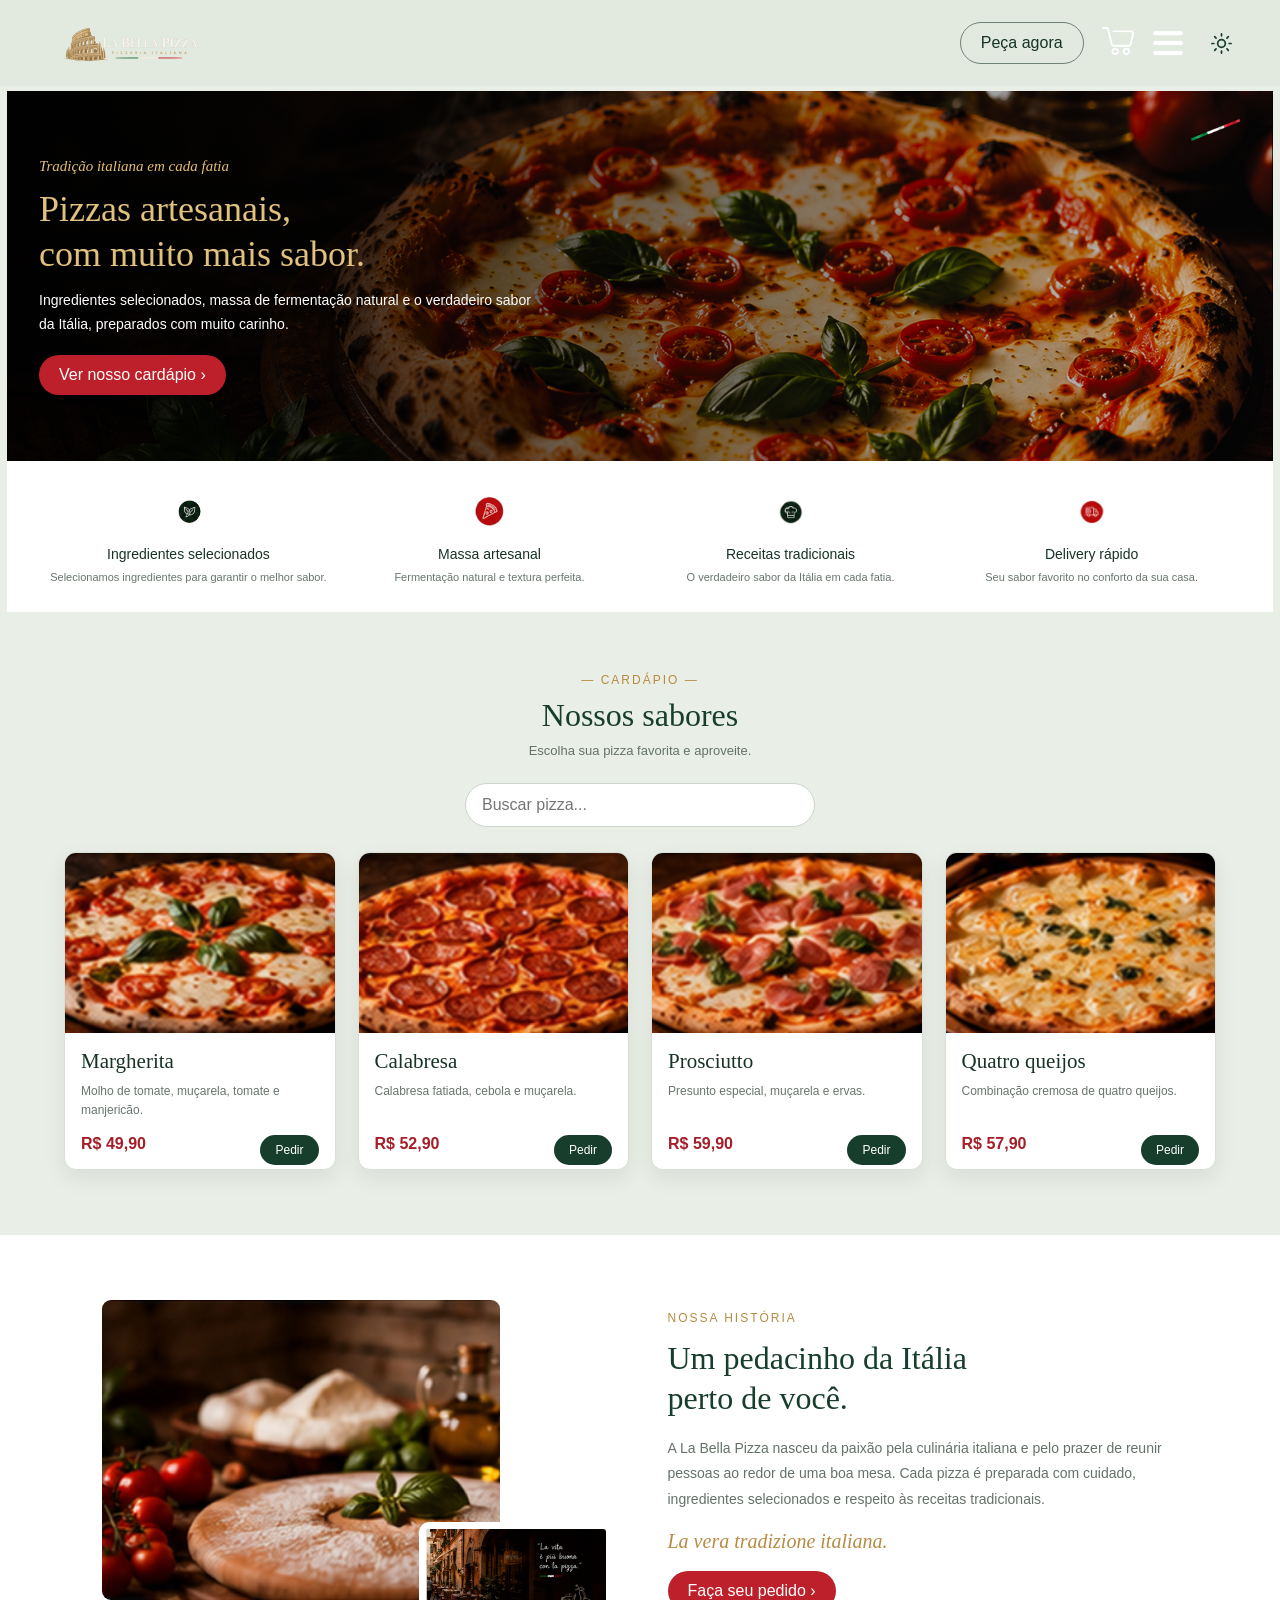
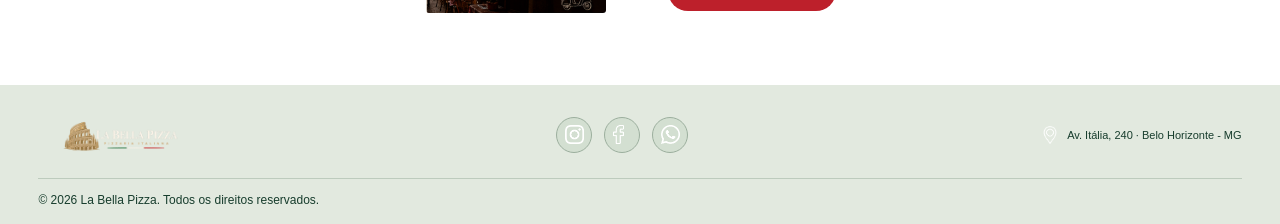
<file: index.html>
<!DOCTYPE html>
<html lang="pt-BR">
<head>
    <meta charset="UTF-8">
    <meta name="viewport" content="width=device-width, initial-scale=1.0">
    <title>La Bella Pizza</title>

    <link rel="stylesheet" href="style.css">
    <script src="script.js" defer></script>
</head>

<body>

    <!-- CABEÇALHO -->
    <header class="cabecalho">

        <a href="index.html" class="logo">
            <img data-imagem="logo" alt="La Bella Pizza">
        </a>

        <div class="acoes">
            <a href="#cardapio" class="botao contorno">Peça agora</a>

            <a href="carrinho.html" class="icone-link">
                <img data-imagem="carrinho" alt="Carrinho">
            </a>

            <button class="botao-menu" id="menuBtn">
                <img data-imagem="menu" alt="Menu">
            </button>

            <button class="botao-tema" id="temaBtn" aria-label="Alternar tema">

                <svg class="sol" viewBox="0 0 24 24">
                    <circle cx="12" cy="12" r="4"/>
                    <path d="M12 2v2 M12 20v2 M2 12h2 M20 12h2
                    M4.9 4.9l1.4 1.4 M17.7 17.7l1.4 1.4
                    M4.9 19.1l1.4-1.4 M17.7 6.3l1.4-1.4"/>
                </svg>

                <svg class="lua" viewBox="0 0 24 24">
                    <path d="M20.9 13A9 9 0 0 1 11 3.1
                    9 9 0 1 0 20.9 13Z"/>
                </svg>

            </button>
        </div>

        <nav class="menu" id="menuNavegacao">
            <a href="index.html">Início</a>
            <a href="cardapio.html">Cardápio</a>
            <a href="pedidos.html">Pedidos</a>
            <a href="conta.html">Entrar</a>
            <a href="conta.html">Criar conta</a>
            <a href="carrinho.html">Carrinho</a>
            <a href="dados.html">Minha Conta</a>
        </nav>

    </header>


    <main>

        <!-- BANNER PRINCIPAL -->
        <section class="banner">

            <img class="banner-foto"
                 data-imagem="ImagemPrincipal"
                 alt="Pizza artesanal">

            <div class="sombra-banner"></div>

            <div class="banner-texto revelar">

                <span>Tradição italiana em cada fatia</span>

                <h1>
                    Pizzas artesanais,<br>
                    com muito mais sabor.
                </h1>

                <p>
                    Ingredientes selecionados, massa de fermentação
                    natural e o verdadeiro sabor da Itália,
                    preparados com muito carinho.
                </p>

                <a href="#cardapio" class="botao vermelho">
                    Ver nosso cardápio ›
                </a>

            </div>

            <img class="bandeira"
                 data-imagem="miniBandeiraItaliana"
                 alt="Bandeira italiana">

        </section>


        <!-- BENEFÍCIOS -->
        <section class="beneficios">

            <article class="beneficio revelar">
                <img data-imagem="iconeIngredientesSelecionados" alt="">
                <h2>Ingredientes selecionados</h2>
                <p>Selecionamos ingredientes para garantir o melhor sabor.</p>
            </article>

            <article class="beneficio revelar">
                <img data-imagem="iconePizza" alt="">
                <h2>Massa artesanal</h2>
                <p>Fermentação natural e textura perfeita.</p>
            </article>

            <article class="beneficio revelar">
                <img data-imagem="iconeReceitasTradicionais" alt="">
                <h2>Receitas tradicionais</h2>
                <p>O verdadeiro sabor da Itália em cada fatia.</p>
            </article>

            <article class="beneficio revelar">
                <img data-imagem="iconeDeliveryRapido" alt="">
                <h2>Delivery rápido</h2>
                <p>Seu sabor favorito no conforto da sua casa.</p>
            </article>

        </section>


        <!-- CARDÁPIO -->
        <section class="cardapio" id="cardapio">

            <div class="titulo revelar">
                <span>— CARDÁPIO —</span>
                <h2>Nossos sabores</h2>
                <p>Escolha sua pizza favorita e aproveite.</p>
            </div>

            <input
                type="search"
                class="busca-pizza"
                id="buscaPizza"
                placeholder="Buscar pizza..."
            >

            <div class="grade-pizzas">

                <article class="pizza revelar" data-nome="margherita">
                    <img data-imagem="margherita" alt="Pizza Margherita">

                    <div>
                        <h3>Margherita</h3>
                        <p>Molho de tomate, muçarela, tomate e manjericão.</p>
                        <strong>R$ 49,90</strong>
                        <a href="pedidos.html">Pedir</a>
                    </div>
                </article>

                <article class="pizza revelar" data-nome="calabresa">
                    <img data-imagem="Calabresa" alt="Pizza Calabresa">

                    <div>
                        <h3>Calabresa</h3>
                        <p>Calabresa fatiada, cebola e muçarela.</p>
                        <strong>R$ 52,90</strong>
                        <a href="pedidos.html">Pedir</a>
                    </div>
                </article>

                <article class="pizza revelar" data-nome="prosciutto">
                    <img data-imagem="prosciutto" alt="Pizza Prosciutto">

                    <div>
                        <h3>Prosciutto</h3>
                        <p>Presunto especial, muçarela e ervas.</p>
                        <strong>R$ 59,90</strong>
                        <a href="pedidos.html">Pedir</a>
                    </div>
                </article>

                <article class="pizza revelar" data-nome="quatro queijos">
                    <img data-imagem="quatroQueijos" alt="Pizza Quatro Queijos">

                    <div>
                        
                        <h3>Quatro queijos</h3>
                        <p>Combinação cremosa de quatro queijos.</p>
                        <strong>R$ 57,90</strong>
                        <a href="pedidos.html">Pedir</a>
                    </div>
                </article>

            </div>

            <p id="semResultado" hidden>
                Nenhuma pizza encontrada.
            </p>

        </section>


        <!-- SOBRE NÓS -->
        <section class="sobre" id="sobre">

            <div class="fotos-sobre revelar">
                <img class="foto-maior"
                     data-imagem="imagemSobreNos1"
                     alt="La Bella Pizza">

                <img class="foto-menor"
                     data-imagem="imagemSobreNos2"
                     alt="Tradição italiana">
            </div>

            <div class="texto-sobre revelar">

                <span>NOSSA HISTÓRIA</span>

                <h2>
                    Um pedacinho da Itália<br>
                    perto de você.
                </h2>

                <p>
                    A La Bella Pizza nasceu da paixão pela culinária
                    italiana e pelo prazer de reunir pessoas ao redor
                    de uma boa mesa. Cada pizza é preparada com cuidado,
                    ingredientes selecionados e respeito às receitas
                    tradicionais.
                </p>

                <p class="frase">
                    La vera tradizione italiana.
                </p>

                <a href="pedidos.html" class="botao vermelho">
                    Faça seu pedido ›
                </a>

            </div>

        </section>

    </main>


    <!-- RODAPÉ -->
    <footer class="rodape">

        <div class="rodape-linha">

            <a href="index.html" class="logo">
                <img data-imagem="logo" alt="La Bella Pizza">
            </a>

            <div class="redes">

                <a href="#" aria-label="Instagram">
                    <img data-imagem="instagram" alt="">
                </a>

                <a href="#" aria-label="Facebook">
                    <img data-imagem="facebook" alt="">
                </a>

                <a href="#" aria-label="WhatsApp">
                    <img data-imagem="whatsapp" alt="">
                </a>

            </div>

            <div class="endereco">
                <img data-imagem="localizacao" alt="">
                Av. Itália, 240 · Belo Horizonte - MG
            </div>

        </div>

        <p>© 2026 La Bella Pizza. Todos os direitos reservados.</p>

    </footer>

    <script src="carrinho.js" defer></script>

</body>
</html>
</file>
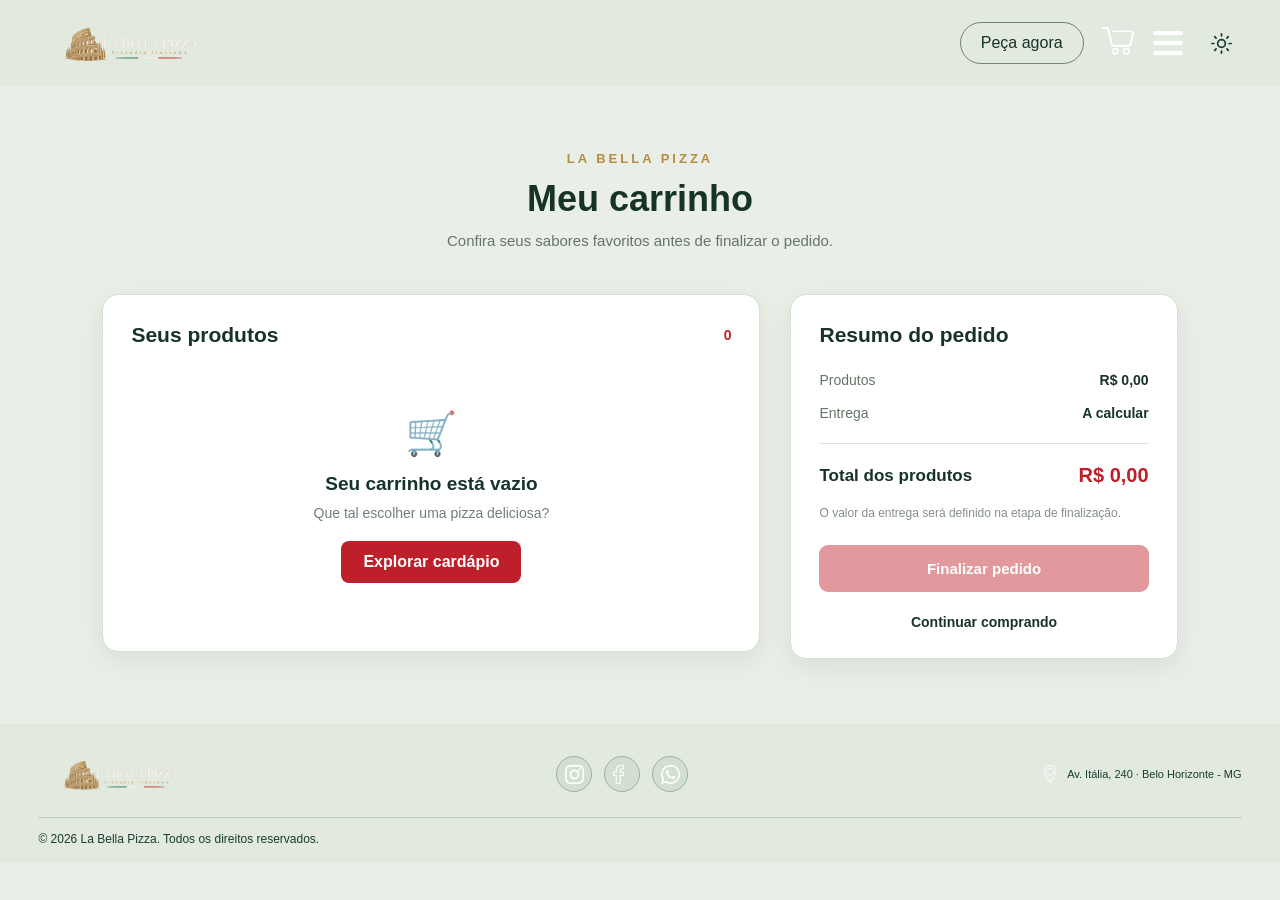
<file: carrinho.html>
<!DOCTYPE html>
<html lang="pt-BR">

<head>
    <meta charset="UTF-8">
    <meta name="viewport" content="width=device-width, initial-scale=1.0">

    <title>Meu Carrinho | La Bella Pizza</title>

    <link rel="stylesheet" href="style.css">
    <link rel="stylesheet" href="carrinho.css">

    <script src="script.js" defer></script>
    <script src="carrinho.js" defer></script>
</head>

<body>

    <!-- CABEÇALHO -->

    <header class="cabecalho">

        <a href="index.html" class="logo">
            <img src="Imagens/logo.png" data-imagem="logo" alt="La Bella Pizza">
        </a>

        <div class="acoes">

            <a href="cardapio.html#sabores" class="botao contorno">
                Peça agora
            </a>

            <a href="carrinho.html" class="icone-link">
                <img src="Imagens/carrinho.png" data-imagem="carrinho" alt="Carrinho">
            </a>

            <button id="menuBtn" class="botao-menu" aria-label="Abrir menu">
                <img src="Imagens/menu.png" data-imagem="menu" alt="Menu">
            </button>

            <button id="temaBtn" class="botao-tema" aria-label="Alternar tema">

                <svg class="sol" viewBox="0 0 24 24" fill="none"
                    stroke="currentColor" stroke-width="2">
                    <circle cx="12" cy="12" r="4"></circle>
                    <path d="M12 2v2 M12 20v2 M4.93 4.93l1.42 1.42
                    M17.65 17.65l1.42 1.42 M2 12h2 M20 12h2
                    M4.93 19.07l1.42-1.42 M17.65 6.35l1.42-1.42">
                    </path>
                </svg>

                <svg class="lua" viewBox="0 0 24 24" fill="none"
                    stroke="currentColor" stroke-width="2">
                    <path d="M20.5 14.5A8.5 8.5 0 0 1 9.5 3.5
                    A8.5 8.5 0 1 0 20.5 14.5Z">
                    </path>
                </svg>

            </button>

        </div>

        <nav class="menu" id="menuNavegacao">
            <a href="index.html">Início</a>
            <a href="cardapio.html">Cardápio</a>
            <a href="pedidos.html">Pedidos</a>
            <a href="conta.html">Entrar</a>
            <a href="conta.html">Criar conta</a>
            <a href="carrinho.html">Carrinho</a>
            <a href="dados.html">Minha Conta</a>
        </nav>

    </header>


    <!-- CONTEÚDO PRINCIPAL -->

    <main class="pagina-carrinho">

        <section class="titulo-carrinho revelar">

            <span class="subtitulo">LA BELLA PIZZA</span>

            <h1>Meu carrinho</h1>

            <p>
                Confira seus sabores favoritos antes de finalizar o pedido.
            </p>

        </section>


        <section class="conteudo-carrinho revelar">

            <div class="lista-carrinho">

                <div class="cabecalho-lista">
                    <h2>Seus produtos</h2>
                    <span id="quantidadeItens">0</span>
                </div>

                <div id="itensCarrinho"></div>

                <div id="carrinhoVazio" class="carrinho-vazio" hidden>

                    <div class="icone-vazio">🛒</div>

                    <h3>Seu carrinho está vazio</h3>

                    <p>
                        Que tal escolher uma pizza deliciosa?
                    </p>

                    <a href="cardapio.html" class="botao-carrinho">
                        Explorar cardápio
                    </a>

                </div>

                <button id="limparCarrinho" class="limpar-carrinho" hidden>
                    Limpar carrinho
                </button>

            </div>


            <!-- RESUMO DO PEDIDO -->

            <aside class="resumo-carrinho">

                <h2>Resumo do pedido</h2>

                <div class="linha-resumo">
                    <span>Produtos</span>
                    <strong id="subtotal">R$ 0,00</strong>
                </div>

                <div class="linha-resumo">
                    <span>Entrega</span>
                    <strong>A calcular</strong>
                </div>

                <div class="linha-resumo total">
                    <span>Total dos produtos</span>
                    <strong id="total">R$ 0,00</strong>
                </div>

                <p class="aviso-entrega">
                    O valor da entrega será definido na etapa de finalização.
                </p>

                <button id="finalizarPedido" class="finalizar-pedido" disabled>
                    Finalizar pedido
                </button>

                <a href="cardapio.html" class="continuar-comprando">
                    Continuar comprando
                </a>

            </aside>

        </section>

    </main>


    <!-- RODAPÉ -->

    <footer class="rodape">

        <div class="rodape-linha">

            <div class="logo">
                <img src="Imagens/logo.png" data-imagem="logo" alt="La Bella Pizza">
            </div>

            <div class="redes">

                <a href="#" target="_blank" aria-label="Instagram">
                    <img src="Imagens/instagram.png" alt="Instagram">
                </a>

                <a href="#" target="_blank" aria-label="Facebook">
                    <img src="Imagens/facebook.png" alt="Facebook">
                </a>

                <a href="#" target="_blank" aria-label="WhatsApp">
                    <img src="Imagens/whatsapp.png" alt="WhatsApp">
                </a>

            </div>

            <div class="endereco">
                <img src="Imagens/localizacao.png" alt="Localização">
                <p>Av. Itália, 240 · Belo Horizonte - MG</p>
            </div>

        </div>

        <p>© 2026 La Bella Pizza. Todos os direitos reservados.</p>

    </footer>

</body>
</html>
</file>
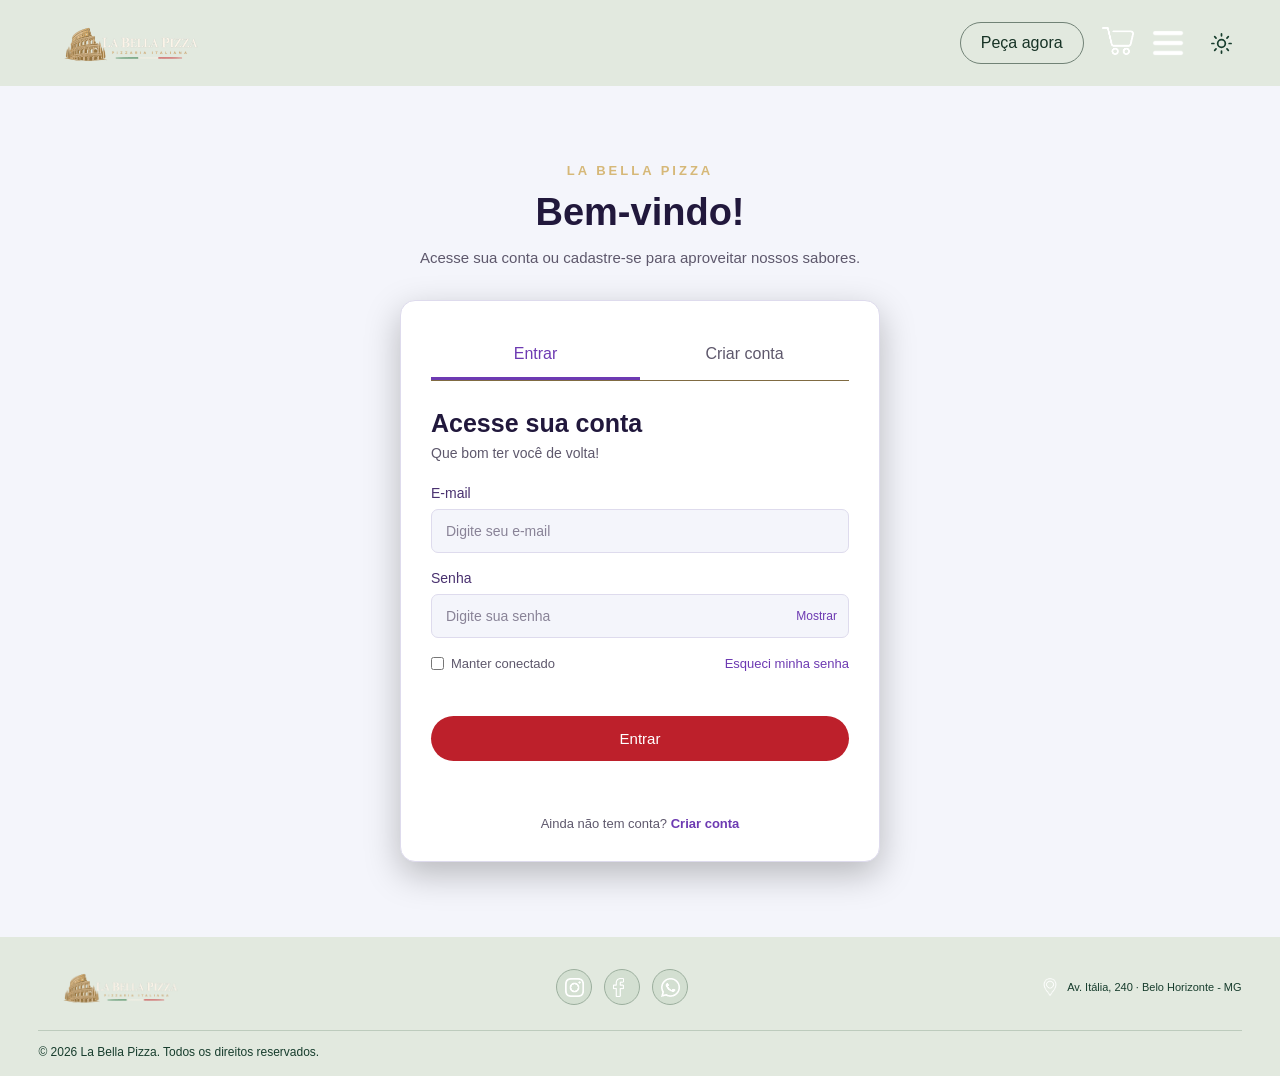
<file: conta.html>
<!DOCTYPE html>
<html lang="pt-BR">
<head>
    <meta charset="UTF-8">
    <meta name="viewport" content="width=device-width, initial-scale=1.0">
    <title>Minha conta | La Bella Pizza</title>

    <link rel="stylesheet" href="style.css">
    <link rel="stylesheet" href="conta.css">

    <script src="script.js" defer></script>
    <script src="conta.js" defer></script>
</head>

<body>

    <!-- CABEÇALHO -->
    <header class="cabecalho">

        <a href="index.html" class="logo">
            <img data-imagem="logo" alt="La Bella Pizza">
        </a>

        <div class="acoes">
            <a href="cardapio.html#sabores" class="botao contorno">
                Peça agora
            </a>

            <a href="carrinho.html" class="icone-link">
                <img data-imagem="carrinho" alt="Carrinho">
            </a>

            <button class="botao-menu" id="menuBtn" aria-label="Abrir menu">
                <img data-imagem="menu" alt="Menu">
            </button>

            <button class="botao-tema" id="temaBtn" aria-label="Alternar tema">

                <svg class="sol" viewBox="0 0 24 24">
                    <circle cx="12" cy="12" r="4"/>
                    <path d="M12 2v2 M12 20v2 M2 12h2 M20 12h2
                    M4.9 4.9l1.4 1.4 M17.7 17.7l1.4 1.4
                    M4.9 19.1l1.4-1.4 M17.7 6.3l1.4-1.4"/>
                </svg>

                <svg class="lua" viewBox="0 0 24 24">
                    <path d="M20.9 13A9 9 0 0 1 11 3.1
                    9 9 0 1 0 20.9 13Z"/>
                </svg>

            </button>
        </div>

        <nav class="menu" id="menuNavegacao">
            <a href="index.html">Início</a>
            <a href="cardapio.html">Cardápio</a>
            <a href="pedidos.html">Pedidos</a>
            <a href="conta.html">Entrar</a>
            <a href="conta.html">Criar conta</a>
            <a href="carrinho.html">Carrinho</a>
            <a href="dados.html">Minha Conta</a>
        </nav>

    </header>


    <!-- CONTEÚDO DA CONTA -->
    <main class="pagina-conta">

        <section class="area-conta">

            <div class="titulo-conta">
                <span>LA BELLA PIZZA</span>
                <h1>Bem-vindo!</h1>
                <p>Acesse sua conta ou cadastre-se para aproveitar nossos sabores.</p>
            </div>

            <div class="painel-conta">

                <!-- ABAS -->
                <div class="abas-conta">

                    <button class="aba-conta ativa"
                            type="button"
                            data-aba="entrar">
                        Entrar
                    </button>

                    <button class="aba-conta"
                            type="button"
                            data-aba="cadastro">
                        Criar conta
                    </button>

                </div>


                <!-- FORMULÁRIO DE LOGIN -->
                <form class="form-conta"
                      id="formEntrar">

                    <h2>Acesse sua conta</h2>
                    <p class="descricao-form">Que bom ter você de volta!</p>

                    <label for="emailLogin">E-mail</label>
                    <input
                        type="email"
                        id="emailLogin"
                        placeholder="Digite seu e-mail"
                        required
                    >

                    <label for="senhaLogin">Senha</label>

                    <div class="campo-senha">
                        <input
                            type="password"
                            id="senhaLogin"
                            placeholder="Digite sua senha"
                            required
                        >

                        <button type="button"
                                class="mostrar-senha"
                                data-senha="senhaLogin">
                            Mostrar
                        </button>
                    </div>

                    <div class="opcoes-login">
                        <label class="lembrar">
                            <input type="checkbox" id="lembrar">
                            Manter conectado
                        </label>

                        <button type="button"
                                class="link-conta"
                                id="recuperarSenha">
                            Esqueci minha senha
                        </button>
                    </div>

                    <button type="submit" class="botao vermelho botao-conta">
                        Entrar
                    </button>

                    <p class="mensagem-conta" id="mensagemLogin"></p>

                    <p class="troca-formulario">
                        Ainda não tem conta?
                        <button type="button" data-aba="cadastro">
                            Criar conta
                        </button>
                    </p>

                </form>


                <!-- FORMULÁRIO DE CADASTRO -->
                <form class="form-conta escondido"
                      id="formCadastro">

                    <h2>Crie sua conta</h2>
                    <p class="descricao-form">Preencha seus dados para começar.</p>

                    <label for="nomeCadastro">Nome completo</label>
                    <input
                        type="text"
                        id="nomeCadastro"
                        placeholder="Digite seu nome"
                        required
                    >

                    <label for="emailCadastro">E-mail</label>
                    <input
                        type="email"
                        id="emailCadastro"
                        placeholder="Digite seu e-mail"
                        required
                    >

                    <label for="telefoneCadastro">Telefone</label>
                    <input
                        type="tel"
                        id="telefoneCadastro"
                        placeholder="(00) 00000-0000"
                        maxlength="15"
                        required
                    >

                    <label for="senhaCadastro">Senha</label>

                    <div class="campo-senha">
                        <input
                            type="password"
                            id="senhaCadastro"
                            placeholder="Crie uma senha"
                            minlength="6"
                            required
                        >

                        <button type="button"
                                class="mostrar-senha"
                                data-senha="senhaCadastro">
                            Mostrar
                        </button>
                    </div>

                    <label for="confirmarSenha">Confirmar senha</label>

                    <div class="campo-senha">
                        <input
                            type="password"
                            id="confirmarSenha"
                            placeholder="Digite a senha novamente"
                            minlength="6"
                            required
                        >

                        <button type="button"
                                class="mostrar-senha"
                                data-senha="confirmarSenha">
                            Mostrar
                        </button>
                    </div>

                    <button type="submit" class="botao vermelho botao-conta">
                        Criar minha conta
                    </button>

                    <p class="mensagem-conta" id="mensagemCadastro"></p>

                    <p class="troca-formulario">
                        Já possui uma conta?
                        <button type="button" data-aba="entrar">
                            Entrar
                        </button>
                    </p>

                </form>

            </div>

        </section>

    </main>


    <!-- RODAPÉ -->
    <footer class="rodape">

        <div class="rodape-linha">

            <a href="index.html" class="logo">
                <img data-imagem="logo" alt="La Bella Pizza">
            </a>

            <div class="redes">

                <a href="#" aria-label="Instagram">
                    <img data-imagem="instagram" alt="">
                </a>

                <a href="#" aria-label="Facebook">
                    <img data-imagem="facebook" alt="">
                </a>

                <a href="#" aria-label="WhatsApp">
                    <img data-imagem="whatsapp" alt="">
                </a>

            </div>

            <div class="endereco">
                <img data-imagem="localizacao" alt="">
                Av. Itália, 240 · Belo Horizonte - MG
            </div>

        </div>

        <p>© 2026 La Bella Pizza. Todos os direitos reservados.</p>

    </footer>

</body>
</html>
</file>
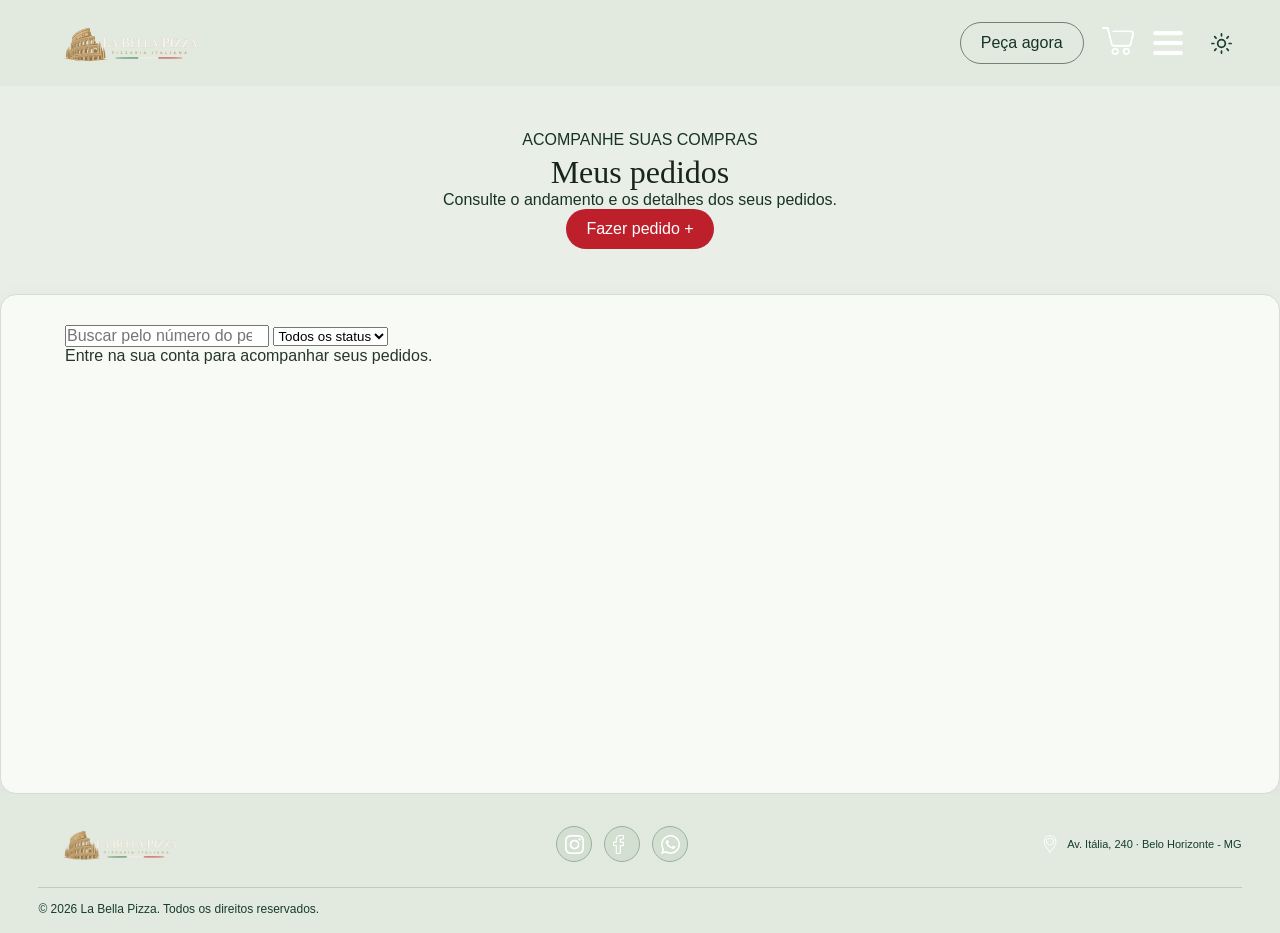
<file: pedidos.html>
<!DOCTYPE html>
<html lang="pt-BR">
<head>
    <meta charset="UTF-8">
    <meta name="viewport" content="width=device-width, initial-scale=1.0">
    <title>La Bella Pizza | Meus pedidos</title>

    <link rel="stylesheet" href="style.css">
    <link rel="stylesheet" href="pedidos.css">

    <script src="script.js" defer></script>
    <script src="pedidos.js" defer></script>
</head>

<body>

    <!-- CABEÇALHO -->
    <header class="cabecalho">

        <a href="index.html" class="logo">
            <img data-imagem="logo" alt="La Bella Pizza">
        </a>

        <div class="acoes">

            <a href="cardapio.html#sabores" class="botao contorno">
                Peça agora
            </a>

            <a href="carrinho.html" class="icone-link">
                <img data-imagem="carrinho" alt="Carrinho">
            </a>

            <button class="botao-menu" id="menuBtn">
                <img data-imagem="menu" alt="Menu">
            </button>

            <button class="botao-tema" id="temaBtn" aria-label="Alternar tema">

                <svg class="sol" viewBox="0 0 24 24">
                    <circle cx="12" cy="12" r="4"/>
                    <path d="M12 2v2 M12 20v2 M2 12h2 M20 12h2
                    M4.9 4.9l1.4 1.4 M17.7 17.7l1.4 1.4
                    M4.9 19.1l1.4-1.4 M17.7 6.3l1.4-1.4"/>
                </svg>

                <svg class="lua" viewBox="0 0 24 24">
                    <path d="M20.9 13A9 9 0 0 1 11 3.1
                    9 9 0 1 0 20.9 13Z"/>
                </svg>

            </button>

        </div>

        <nav class="menu" id="menuNavegacao">
            <a href="index.html">Início</a>
            <a href="cardapio.html">Cardápio</a>
            <a href="pedidos.html">Meus pedidos</a>
            <a href="index.html#sobre">Contato</a>
            <a href="conta.html">Entrar</a>
            <a href="conta.html">Criar conta</a>
            <a href="carrinho.html">Carrinho</a>
            <a href="dados.html">Minha Conta</a>
        </nav>

    </header>


    <!-- CONTEÚDO -->
    <main class="pagina-pedidos">

        <section class="cabecalho-pedidos">

            <div>
                <span>ACOMPANHE SUAS COMPRAS</span>

                <h1>Meus pedidos</h1>

                <p>
                    Consulte o andamento e os detalhes dos seus pedidos.
                </p>
            </div>

            <a href="cardapio.html#sabores" class="botao vermelho">
                Fazer pedido +
            </a>

        </section>


        <section class="painel-pedidos">

            <div class="filtros">

                <input
                    type="search"
                    id="buscaPedido"
                    placeholder="Buscar pelo número do pedido..."
                >

                <select id="filtroStatus">
                    <option value="todos">Todos os status</option>
                    <option value="preparo">Em preparo</option>
                    <option value="pronto">Pedido pronto</option>
                    <option value="entregue">Entregue</option>
                </select>

            </div>


            <!-- OS PEDIDOS SERÃO INSERIDOS AUTOMATICAMENTE PELO JAVASCRIPT -->
            <div class="lista-pedidos" id="listaPedidos"></div>

            <p id="semPedidos" hidden>
                Você ainda não possui pedidos.
            </p>

        </section>

    </main>


    <!-- RODAPÉ -->
    <footer class="rodape">

        <div class="rodape-linha">

            <a href="index.html" class="logo">
                <img data-imagem="logo" alt="La Bella Pizza">
            </a>

            <div class="redes">

                <a href="#" aria-label="Instagram">
                    <img data-imagem="instagram" alt="">
                </a>

                <a href="#" aria-label="Facebook">
                    <img data-imagem="facebook" alt="">
                </a>

                <a href="#" aria-label="WhatsApp">
                    <img data-imagem="whatsapp" alt="">
                </a>

            </div>

            <div class="endereco">
                <img data-imagem="localizacao" alt="">
                Av. Itália, 240 · Belo Horizonte - MG
            </div>

        </div>

        <p>© 2026 La Bella Pizza. Todos os direitos reservados.</p>

    </footer>


    <!-- JANELA DE DETALHES -->
    <dialog id="modalPedido" class="modal-pedido">

        <button id="fecharModal" class="fechar">×</button>

        <span>DETALHES DA COMPRA</span>

        <h2 id="tituloModal">Pedido</h2>

        <div id="conteudoModal"></div>

        <button id="okModal" class="botao vermelho">
            Fechar
        </button>

    </dialog>

</body>
</html>
</file>
<file: style.css>
/* CONFIGURAÇÕES GERAIS */
* {
    margin: 0;
    padding: 0;
    box-sizing: border-box;
}

html {
    scroll-behavior: smooth;
}

body {
    font-family: Arial, sans-serif;
    background: #e9eee7;
    color: #173326;
    transition: background 0.3s, color 0.3s;
}

a {
    text-decoration: none;
    color: inherit;
}

button,
input {
    font: inherit;
}


/* CABEÇALHO */
.cabecalho {
    min-height: 86px;
    padding: 12px 3%;
    display: flex;
    align-items: center;
    justify-content: space-between;
    gap: 20px;
    background: #e2e9df;
    position: relative;
    z-index: 5;
}

.logo img {
    width: 185px;
    height: 58px;
    object-fit: contain;
    display: block;
}

.acoes {
    display: flex;
    align-items: center;
    gap: 18px;
}

.botao {
    display: inline-block;
    padding: 11px 20px;
    border-radius: 25px;
    transition: 0.25s;
}

.contorno {
    border: 1px solid #718276;
}

.contorno:hover {
    background: #173d2d;
    color: white;
}

.icone-link img,
.botao-menu img {
    width: 32px;
    height: 32px;
    object-fit: contain;
}

.botao-menu,
.botao-tema {
    border: 0;
    background: transparent;
    cursor: pointer;
    display: grid;
    place-items: center;
}

.botao-tema {
    width: 40px;
    height: 40px;
    border-radius: 50%;
    color: #173d2d;
}

.botao-tema:hover {
    background: #d2ddd1;
}

.botao-tema svg {
    width: 23px;
    height: 23px;
    grid-area: 1 / 1;
    fill: none;
    stroke: currentColor;
    stroke-width: 1.8;
    stroke-linecap: round;
    stroke-linejoin: round;
}

.lua {
    display: none;
}


/* MENU SUSPENSO */
.menu {
    display: none;
    position: absolute;
    right: 3%;
    top: 75px;
    min-width: 210px;
    padding: 10px;
    background: #102f23;
    border: 1px solid #c9a45c;
    border-radius: 10px;
    box-shadow: 0 12px 30px #0004;
}

.menu.aberto {
    display: flex;
    flex-direction: column;
}

.menu a {
    padding: 12px;
    color: white;
    border-radius: 6px;
    transition: 0.2s;
}

.menu a:hover {
    background: #bd202b;
}


/* BOTÕES */
.vermelho {
    background: #bd202b;
    color: white;
}

.vermelho:hover {
    background: #941923;
    transform: translateY(-2px);
}


/* BANNER PRINCIPAL */
.banner {
    height: 370px;
    margin: 5px 7px 0;
    position: relative;
    overflow: hidden;
    display: flex;
    align-items: center;
    background: #17271d;
}

.banner-foto {
    position: absolute;
    width: 100%;
    height: 100%;
    inset: 0;
    object-fit: cover;
}

.sombra-banner {
    position: absolute;
    inset: 0;
    background: linear-gradient(90deg, #000d, #0007 48%, #0001);
}

.banner-texto {
    position: relative;
    z-index: 1;
    max-width: 570px;
    padding: 45px 32px;
    color: white;
}

.banner-texto > span {
    color: #e3bd70;
    font: italic 15px Georgia;
}

.banner h1 {
    font: 36px/1.25 Georgia;
    color: #e1c17e;
    margin: 12px 0;
}

.banner-texto p {
    font-size: 14px;
    line-height: 1.7;
    margin-bottom: 18px;
}

.bandeira {
    position: absolute;
    right: 30px;
    top: 25px;
    width: 55px;
    height: 28px;
    object-fit: contain;
}


/* BENEFÍCIOS */
.beneficios {
    display: grid;
    grid-template-columns: repeat(4, 1fr);
    gap: 15px;
    padding: 22px 3%;
    background: white;
    margin: 0 7px;
}

.beneficio {
    text-align: center;
    padding: 4px;
}

.beneficio img {
    width: 48px;
    height: 48px;
    object-fit: contain;
    margin-bottom: 7px;
}

.beneficio h2 {
    font-size: 14px;
    font-weight: 500;
    margin-bottom: 7px;
}

.beneficio p {
    font-size: 11px;
    color: #68766c;
    line-height: 1.5;
}


/* CARDÁPIO */
.cardapio {
    padding: 58px 5% 65px;
    background: #e9eee7;
}

.titulo {
    text-align: center;
    margin-bottom: 25px;
}

.titulo span,
.texto-sobre > span {
    font-size: 12px;
    letter-spacing: 2px;
    color: #b68b42;
}

.titulo h2,
.texto-sobre h2 {
    font: 32px Georgia;
    margin: 9px 0;
    color: #173d2d;
}

.titulo p {
    font-size: 13px;
    color: #657268;
}

.busca-pizza {
    display: block;
    width: min(100%, 350px);
    margin: 0 auto 25px;
    padding: 12px 16px;
    border: 1px solid #cbd5ca;
    border-radius: 25px;
    outline: 0;
}

.grade-pizzas {
    display: grid;
    grid-template-columns: repeat(4, minmax(0, 1fr));
    gap: 22px;
    max-width: 1200px;
    margin: auto;
}

.pizza {
    background: white;
    border: 1px solid #d8dfd5;
    border-radius: 12px;
    overflow: hidden;
    box-shadow: 0 8px 22px #122c1e14;
    transition: 0.25s;
}

.pizza:hover {
    transform: translateY(-6px);
    box-shadow: 0 14px 28px #122c1e26;
}

.pizza > img {
    width: 100%;
    height: 180px;
    object-fit: cover;
    display: block;
}

.pizza > div {
    padding: 16px;
}

.pizza h3 {
    font: 21px Georgia;
    margin-bottom: 8px;
}

.pizza p {
    font-size: 12px;
    line-height: 1.6;
    color: #69756d;
    min-height: 40px;
    margin-bottom: 13px;
}

.pizza strong {
    color: #a51e28;
}

.pizza a {
    float: right;
    background: #173d2d;
    color: white;
    padding: 8px 15px;
    border-radius: 20px;
    font-size: 12px;
}

.pizza a:hover {
    background: #bd202b;
}


/* SOBRE NÓS */
.sobre {
    display: grid;
    grid-template-columns: 1fr 1fr;
    gap: 55px;
    align-items: center;
    padding: 65px 8%;
    background: white;
}

.fotos-sobre {
    position: relative;
    min-height: 320px;
}

.foto-maior {
    width: 78%;
    height: 300px;
    object-fit: cover;
    border-radius: 9px;
}

.foto-menor {
    position: absolute;
    right: 0;
    bottom: 0;
    width: 38%;
    max-height: 155px;
    object-fit: cover;
    border: 7px solid white;
    border-radius: 10px;
}

.texto-sobre h2 {
    line-height: 1.25;
    margin: 12px 0 18px;
}

.texto-sobre p {
    font-size: 14px;
    line-height: 1.8;
    color: #657268;
    margin-bottom: 13px;
}

.texto-sobre .frase {
    font: italic 20px Georgia;
    color: #b68b42;
    margin: 18px 0;
}


/* RODAPÉ */
.rodape {
    background: #082218;
    color: #f7f4eb;
    padding: 25px 3% 17px;
}

.rodape-linha {
    display: flex;
    align-items: center;
    justify-content: space-between;
    gap: 22px;
    flex-wrap: wrap;
}

.rodape .logo img {
    width: 165px;
    height: 50px;
}

.redes {
    display: flex;
    gap: 12px;
}

.redes a {
    width: 36px;
    height: 36px;
    border: 1px solid #ffffff40;
    border-radius: 50%;
    display: grid;
    place-items: center;
}

.redes a:hover {
    background: #bd202b;
}

.redes img {
    width: 19px;
    height: 19px;
    object-fit: contain;
}

.endereco {
    display: flex;
    align-items: center;
    gap: 8px;
    font-size: 11px;
}

.endereco img {
    width: 18px;
    height: 18px;
    object-fit: contain;
}

.rodape > p {
    border-top: 1px solid #ffffff20;
    margin-top: 18px;
    padding-top: 14px;
    font-size: 12px;
}


/* ANIMAÇÕES DE ENTRADA */
.revelar {
    opacity: 0;
    transform: translateY(22px);
    transition: opacity 0.7s, transform 0.7s;
}

.revelar.visivel {
    opacity: 1;
    transform: translateY(0);
}


/* MODO ESCURO */
body.modo-escuro {
    background: #0b2119;
    color: #f3f0e8;
}

body.modo-escuro .cabecalho {
    background: #0b2119;
}

body.modo-escuro .contorno,
body.modo-escuro .botao-tema {
    color: #f3f0e8;
}

body.modo-escuro .contorno {
    border-color: #6c8876;
}

body.modo-escuro .sol {
    display: none;
}

body.modo-escuro .lua {
    display: block;
}

body.modo-escuro .cardapio {
    background: #0b2119;
}

body.modo-escuro .titulo h2,
body.modo-escuro .texto-sobre h2 {
    color: #e6d3a7;
}

body.modo-escuro .titulo p,
body.modo-escuro .pizza p,
body.modo-escuro .texto-sobre p {
    color: #c0cabe;
}

body.modo-escuro .beneficios,
body.modo-escuro .sobre {
    background: #132d22;
}

body.modo-escuro .beneficio p {
    color: #c0cabe;
}

body.modo-escuro .pizza {
    background: #17382a;
    border-color: #315440;
}

body.modo-escuro .foto-menor {
    border-color: #132d22;
}

body.modo-escuro .busca-pizza {
    background: #17382a;
    color: white;
    border-color: #496655;
}


/* TABLETS */
@media (max-width: 900px) {

    .grade-pizzas {
        grid-template-columns: repeat(2, 1fr);
    }

    .sobre {
        gap: 30px;
        padding: 50px 5%;
    }

}


/* CELULARES */
@media (max-width: 650px) {

    .cabecalho {
        min-height: 70px;
        padding: 8px 4%;
    }

    .logo img {
        width: 140px;
        height: 48px;
    }

    .acoes {
        gap: 10px;
    }

    .contorno {
        display: none;
    }

    .icone-link img,
    .botao-menu img {
        width: 27px;
        height: 27px;
    }

    .menu {
        top: 62px;
        right: 4%;
    }

    .banner {
        height: 390px;
        margin: 4px;
    }

    .banner-texto {
        padding: 30px 20px;
    }

    .banner h1 {
        font-size: 29px;
    }

    .banner-texto p {
        font-size: 13px;
    }

    .bandeira {
        right: 15px;
        top: 15px;
        width: 42px;
    }

    .beneficios {
        grid-template-columns: repeat(2, 1fr);
        gap: 22px 10px;
        padding: 22px 3%;
    }

    .beneficio img {
        width: 42px;
        height: 42px;
    }

    .cardapio {
        padding: 42px 4%;
    }

    .titulo h2,
    .texto-sobre h2 {
        font-size: 27px;
    }

    .grade-pizzas {
        gap: 12px;
    }

    .pizza > img {
        height: 130px;
    }

    .pizza > div {
        padding: 11px;
    }

    .pizza h3 {
        font-size: 17px;
    }

    .pizza p {
        font-size: 11px;
    }

    .sobre {
        grid-template-columns: 1fr;
        padding: 40px 6%;
    }

    .fotos-sobre {
        min-height: 245px;
    }

    .foto-maior {
        height: 235px;
    }

    .rodape-linha {
        justify-content: center;
        text-align: center;
    }

    .endereco {
        justify-content: center;
        width: 100%;
    }

    .rodape > p {
        text-align: center;
        line-height: 1.6;
    }

}


/* RESPEITA QUEM PREFERE MENOS MOVIMENTO */
@media (prefers-reduced-motion: reduce) {

    *,
    *::before,
    *::after {
        scroll-behavior: auto !important;
        transition-duration: 0.01ms !important;
    }

}

/* RODAPÉ NO MODO CLARO */
body:not(.modo-escuro) .rodape {
    background: #e2e9df;
    color: #173d2d;
}

body:not(.modo-escuro) .rodape > p {
    border-color: #bdcbbd;
}

body:not(.modo-escuro) .redes a {
    border-color: #9caf9e;
    background: #d3dfd1;
}

body:not(.modo-escuro) .redes a:hover {
    background: #173d2d;
}



/* ÍCONES DO CABEÇALHO NO MODO ESCURO */
body.modo-escuro .logo img,
body.modo-escuro .icone-link img,
body.modo-escuro .botao-menu img,
body.modo-escuro .redes img,
body.modo-escuro .endereco img {
    filter: none;
}

/* ANIMAÇÃO DOS CARTÕES DE PIZZA */

.pizza {
    transition: transform 0.35s ease, box-shadow 0.35s ease;
}

.pizza.revelar.visivel:hover {
    transform: translateY(-8px);
    box-shadow: 0 15px 30px #0003;
}

.pizza img {
    transition: transform 0.45s ease;
}

.pizza:hover img {
    transform: scale(1.06);
}

.pizza {
    overflow: hidden;
}

/* Entrada gradual dos cartões */
.grade-pizzas .pizza:nth-child(1) {
    transition-delay: 0.05s;
}

.grade-pizzas .pizza:nth-child(2) {
    transition-delay: 0.15s;
}

.grade-pizzas .pizza:nth-child(3) {
    transition-delay: 0.25s;
}

.grade-pizzas .pizza:nth-child(4) {
    transition-delay: 0.35s;
}

/* COLORIR SOMENTE O TEXTO DA LOGO */

.logo {
    position: relative;
    display: inline-block;
}
</file>
<file: carrinho.css>
/* =====================================
   CARRINHO - LA BELLA PIZZA
===================================== */

/* CONTEÚDO PRINCIPAL */

.pagina-carrinho {
    min-height: 65vh;
    padding: 65px 8%;
    background: #e9eee7;
    color: #173326;
}

.pagina-carrinho * {
    box-sizing: border-box;
}

.pagina-carrinho [hidden] {
    display: none !important;
}

/* TÍTULO */

.titulo-carrinho {
    text-align: center;
    margin-bottom: 45px;
}

.titulo-carrinho .subtitulo {
    display: block;
    color: #b68b42;
    font-size: 13px;
    font-weight: bold;
    letter-spacing: 3px;
    margin-bottom: 12px;
}

.titulo-carrinho h1 {
    font-size: 36px;
    color: #173326;
    margin-bottom: 12px;
}

.titulo-carrinho p {
    color: #647568;
    font-size: 15px;
}

/* ORGANIZAÇÃO DO CARRINHO */

.conteudo-carrinho {
    max-width: 1100px;
    margin: auto;
    display: grid;
    grid-template-columns: 1.7fr 1fr;
    gap: 30px;
    align-items: start;
}

/* CARTÕES */

.lista-carrinho,
.resumo-carrinho {
    background: #ffffff;
    border: 1px solid #d5dfd3;
    border-radius: 16px;
    padding: 28px;
    box-shadow: 0 8px 25px rgba(23, 51, 38, 0.07);
}

/* CABEÇALHO DA LISTA */

.cabecalho-lista {
    display: flex;
    justify-content: space-between;
    align-items: center;
    gap: 12px;
    margin-bottom: 22px;
}

.cabecalho-lista h2,
.resumo-carrinho h2 {
    color: #173326;
    font-size: 21px;
}

#quantidadeItens {
    color: #bd202b;
    font-weight: bold;
    font-size: 14px;
}

/* PRODUTOS */

#itensCarrinho {
    display: flex;
    flex-direction: column;
    gap: 15px;
}

.item-carrinho {
    display: grid;
    grid-template-columns: 1fr auto;
    gap: 12px;
    padding: 20px 0;
    border-bottom: 1px solid #e1e8df;
}

.item-informacoes h3 {
    color: #173326;
    font-size: 17px;
    margin-bottom: 7px;
}

.item-informacoes p {
    color: #718074;
    font-size: 14px;
}

.item-controles {
    display: flex;
    align-items: center;
    gap: 12px;
}

.item-controles button {
    width: 32px;
    height: 32px;
    border: 1px solid #cbd7c9;
    border-radius: 8px;
    background: #e9eee7;
    color: #173326;
    font-size: 19px;
    cursor: pointer;
    transition: 0.2s;
}

.item-controles button:hover {
    background: #173326;
    color: #ffffff;
}

.item-controles span {
    font-weight: bold;
    min-width: 18px;
    text-align: center;
}

.item-total {
    color: #173326;
    font-size: 15px;
    align-self: center;
}

.remover-item {
    width: fit-content;
    border: none;
    background: transparent;
    color: #bd202b;
    cursor: pointer;
    text-align: left;
    font-size: 13px;
    font-weight: bold;
}

.remover-item:hover {
    text-decoration: underline;
}

/* CARRINHO VAZIO */

#carrinhoVazio {
    padding: 40px 10px;
    text-align: center;
    color: #718074;
}

.icone-vazio {
    font-size: 42px;
    margin-bottom: 15px;
}

#carrinhoVazio h3 {
    color: #173326;
    font-size: 19px;
    margin-bottom: 10px;
}

#carrinhoVazio p {
    font-size: 14px;
    margin-bottom: 20px;
}

.botao-carrinho {
    display: inline-block;
    padding: 12px 22px;
    background: #bd202b;
    color: #ffffff;
    border-radius: 8px;
    text-decoration: none;
    font-weight: bold;
    transition: 0.2s;
}

.botao-carrinho:hover {
    background: #991923;
    transform: translateY(-2px);
}

/* LIMPAR CARRINHO */

#limparCarrinho {
    margin-top: 20px;
    border: none;
    background: transparent;
    color: #bd202b;
    cursor: pointer;
    font-weight: bold;
    font-size: 13px;
}

#limparCarrinho:hover {
    text-decoration: underline;
}

/* RESUMO DO PEDIDO */

.resumo-carrinho h2 {
    margin-bottom: 25px;
}

.linha-resumo {
    display: flex;
    justify-content: space-between;
    align-items: center;
    gap: 15px;
    margin: 17px 0;
    color: #647568;
    font-size: 14px;
}

.linha-resumo strong {
    color: #173326;
}

.linha-resumo.total {
    border-top: 1px solid #dce4da;
    padding-top: 20px;
    margin-top: 22px;
    color: #173326;
    font-size: 17px;
    font-weight: bold;
}

.linha-resumo.total strong {
    color: #bd202b;
    font-size: 20px;
}

.aviso-entrega {
    color: #849086;
    font-size: 12px;
    line-height: 1.6;
    margin-top: 15px;
}

/* FINALIZAR PEDIDO */

#finalizarPedido {
    width: 100%;
    margin-top: 22px;
    padding: 15px;
    border: none;
    border-radius: 9px;
    background: #bd202b;
    color: #ffffff;
    font-size: 15px;
    font-weight: bold;
    cursor: pointer;
    transition: 0.2s;
}

#finalizarPedido:hover:not(:disabled) {
    background: #991923;
    transform: translateY(-2px);
}

#finalizarPedido:disabled {
    opacity: 0.45;
    cursor: not-allowed;
}

/* CONTINUAR COMPRANDO */

.continuar-comprando {
    display: block;
    margin-top: 22px;
    text-align: center;
    color: #173326;
    font-size: 14px;
    font-weight: bold;
    text-decoration: none;
    transition: 0.2s;
}

.continuar-comprando:hover {
    color: #bd202b;
}

/* MODO ESCURO */

body.modo-escuro .pagina-carrinho {
    background: #0b2119;
    color: #e9eee7;
}

body.modo-escuro .titulo-carrinho h1,
body.modo-escuro .cabecalho-lista h2,
body.modo-escuro .resumo-carrinho h2,
body.modo-escuro .item-informacoes h3,
body.modo-escuro .item-total,
body.modo-escuro .linha-resumo.total {
    color: #e9eee7;
}

body.modo-escuro .titulo-carrinho p,
body.modo-escuro .item-informacoes p,
body.modo-escuro .linha-resumo {
    color: #b8c8ba;
}

body.modo-escuro .lista-carrinho,
body.modo-escuro .resumo-carrinho {
    background: #132d22;
    border-color: #294737;
}

body.modo-escuro .item-carrinho {
    border-color: #294737;
}

body.modo-escuro .item-controles button {
    background: #203d2e;
    border-color: #42604b;
    color: #e9eee7;
}

body.modo-escuro .item-controles button:hover {
    background: #b68b42;
    color: #ffffff;
}

body.modo-escuro .linha-resumo strong {
    color: #e9eee7;
}

body.modo-escuro .linha-resumo.total {
    border-color: #42604b;
}

body.modo-escuro .linha-resumo.total strong {
    color: #e3bd70;
}

body.modo-escuro #carrinhoVazio h3 {
    color: #e9eee7;
}

body.modo-escuro #carrinhoVazio {
    color: #b8c8ba;
}

body.modo-escuro .continuar-comprando {
    color: #e9eee7;
}

body.modo-escuro .continuar-comprando:hover {
    color: #e3bd70;
}

/* RESPONSIVIDADE DO CARRINHO */

@media (max-width: 800px) {
    .conteudo-carrinho {
        grid-template-columns: 1fr;
    }

    .pagina-carrinho {
        padding: 45px 5%;
    }
}

@media (max-width: 480px) {
    .titulo-carrinho h1 {
        font-size: 29px;
    }

    .titulo-carrinho p {
        font-size: 14px;
    }

    .lista-carrinho,
    .resumo-carrinho {
        padding: 19px;
    }

    .item-carrinho {
        grid-template-columns: 1fr;
    }

    .item-controles {
        justify-content: flex-start;
    }

    .linha-resumo.total {
        font-size: 15px;
    }
}

/* =====================================
   RODAPÉ - LA BELLA PIZZA
===================================== */

.rodape {
    background: #082218;
    color: #f7f4eb;
    padding: 25px 3% 17px;
}

.rodape-linha {
    display: flex;
    align-items: center;
    justify-content: space-between;
    gap: 22px;
    flex-wrap: wrap;
}

.rodape .logo img {
    width: 165px;
    height: 50px;
}

.redes {
    display: flex;
    gap: 12px;
}

.redes a {
    width: 36px;
    height: 36px;
    border: 1px solid #ffffff40;
    border-radius: 50%;
    display: grid;
    place-items: center;
}

.redes a:hover {
    background: #bd202b;
}

.redes img {
    width: 19px;
    height: 19px;
    object-fit: contain;
}

.endereco {
    display: flex;
    align-items: center;
    gap: 8px;
    font-size: 11px;
}

.endereco img {
    width: 18px;
    height: 18px;
    object-fit: contain;
}

.rodape > p {
    border-top: 1px solid #ffffff20;
    margin-top: 18px;
    padding-top: 14px;
    font-size: 12px;
}

/* RODAPÉ NO MODO CLARO */

body:not(.modo-escuro) .rodape {
    background: #e2e9df;
    color: #173d2d;
}

body:not(.modo-escuro) .rodape > p {
    border-color: #bdcbbd;
}

body:not(.modo-escuro) .redes a {
    border-color: #9caf9e;
    background: #d3dfd1;
}

body:not(.modo-escuro) .redes a:hover {
    background: #173d2d;
}

/* ÍCONES DO RODAPÉ NO MODO ESCURO */

body.modo-escuro .rodape .logo img,
body.modo-escuro .rodape .redes img,
body.modo-escuro .rodape .endereco img {
    filter: none;
}

/* RESPONSIVIDADE DO RODAPÉ */

@media (max-width: 650px) {
    .rodape-linha {
        justify-content: center;
        text-align: center;
    }

    .endereco {
        justify-content: center;
        width: 100%;
    }

    .rodape > p {
        text-align: center;
        line-height: 1.6;
    }
}
</file>
<file: conta.css>
/* PÁGINA DE CONTA */

.pagina-conta {
    min-height: 650px;
    padding: 75px 20px;
    background: #102b20;
    display: flex;
    justify-content: center;
    align-items: center;
}

.area-conta {
    width: 100%;
    max-width: 480px;
}

.titulo-conta {
    text-align: center;
    margin-bottom: 30px;
    color: #f5eedf;
}

.titulo-conta span {
    color: #d6b878;
    font-size: 13px;
    font-weight: bold;
    letter-spacing: 3px;
}

.titulo-conta h1 {
    font-size: 38px;
    margin: 12px 0;
}

.titulo-conta p {
    font-size: 15px;
    line-height: 1.6;
    color: #d8d0c0;
}

.painel-conta {
    background: #173a2a;
    border: 1px solid #806b42;
    border-radius: 15px;
    padding: 30px;
    box-shadow: 0 12px 35px rgba(0, 0, 0, 0.25);
}

.abas-conta {
    display: flex;
    border-bottom: 1px solid #806b42;
    margin-bottom: 28px;
}

.aba-conta {
    flex: 1;
    padding: 14px;
    border: none;
    background: transparent;
    color: #d8d0c0;
    font-size: 16px;
    cursor: pointer;
    border-bottom: 3px solid transparent;
    transition: 0.3s;
}

.aba-conta:hover,
.aba-conta.ativa {
    color: #e2c58b;
    border-bottom-color: #d6b878;
}

.form-conta h2 {
    color: #f5eedf;
    font-size: 25px;
    margin-bottom: 7px;
}

.descricao-form {
    color: #c9c0ad;
    font-size: 14px;
    margin-bottom: 24px;
}

.form-conta > label {
    display: block;
    color: #e2c58b;
    font-size: 14px;
    margin: 17px 0 8px;
}

.form-conta > input,
.campo-senha input {
    width: 100%;
    padding: 13px 14px;
    border: 1px solid #806b42;
    border-radius: 7px;
    background: #102b20;
    color: #f5eedf;
    outline: none;
    font-size: 14px;
}

.form-conta input:focus {
    border-color: #e2c58b;
    box-shadow: 0 0 0 2px rgba(214, 184, 120, 0.15);
}

.form-conta input::placeholder {
    color: #a9a18f;
}

.campo-senha {
    display: flex;
    align-items: center;
    position: relative;
}

.campo-senha input {
    padding-right: 75px;
}

.mostrar-senha {
    position: absolute;
    right: 12px;
    border: none;
    background: transparent;
    color: #e2c58b;
    cursor: pointer;
    font-size: 12px;
}

.opcoes-login {
    display: flex;
    justify-content: space-between;
    align-items: center;
    gap: 10px;
    margin: 18px 0 23px;
    flex-wrap: wrap;
}

.lembrar {
    color: #d8d0c0;
    font-size: 13px;
    display: flex;
    align-items: center;
    gap: 7px;
}

.link-conta,
.troca-formulario button {
    border: none;
    background: transparent;
    color: #e2c58b;
    cursor: pointer;
    font-size: 13px;
}

.link-conta:hover,
.troca-formulario button:hover {
    text-decoration: underline;
}

.botao-conta {
    width: 100%;
    margin-top: 22px;
    padding: 14px;
    cursor: pointer;
    border: none;
    font-size: 15px;
}

.mensagem-conta {
    min-height: 20px;
    margin-top: 13px;
    text-align: center;
    font-size: 13px;
    color: #e2c58b;
}

.troca-formulario {
    margin-top: 22px;
    text-align: center;
    color: #d8d0c0;
    font-size: 13px;
}

.troca-formulario button {
    font-weight: bold;
}

.escondido {
    display: none;
}


/* MODO CLARO */

body.modo-claro .pagina-conta {
    background: #f4f5fb;
}

body.modo-claro .titulo-conta {
    color: #21183c;
}

body.modo-claro .titulo-conta p {
    color: #5e586c;
}

body.modo-claro .painel-conta {
    background: #ffffff;
    border-color: #dedbed;
    box-shadow: 0 12px 35px rgba(30, 20, 50, 0.10);
}

body.modo-claro .abas-conta {
    border-color: #dedbed;
}

body.modo-claro .aba-conta {
    color: #5e586c;
}

body.modo-claro .aba-conta:hover,
body.modo-claro .aba-conta.ativa {
    color: #6d3ab2;
    border-bottom-color: #6d3ab2;
}

body.modo-claro .form-conta h2 {
    color: #21183c;
}

body.modo-claro .descricao-form,
body.modo-claro .lembrar,
body.modo-claro .troca-formulario {
    color: #5e586c;
}

body.modo-claro .form-conta > label {
    color: #49316f;
}

body.modo-claro .form-conta > input,
body.modo-claro .campo-senha input {
    background: #f4f5fb;
    color: #21183c;
    border-color: #dedbed;
}

body.modo-claro .form-conta input::placeholder {
    color: #898397;
}

body.modo-claro .mostrar-senha,
body.modo-claro .link-conta,
body.modo-claro .troca-formulario button {
    color: #6d3ab2;
}

body.modo-claro .mensagem-conta {
    color: #49316f;
}


/* RESPONSIVIDADE */

@media (max-width: 600px) {

    .pagina-conta {
        padding: 45px 15px;
        min-height: 600px;
    }

    .titulo-conta h1 {
        font-size: 30px;
    }

    .painel-conta {
        padding: 22px 18px;
    }

    .opcoes-login {
        align-items: flex-start;
        flex-direction: column;
    }

}



/* AJUSTE DOS TEMAS DA PÁGINA DE CONTA */

.pagina-conta {
    width: 100%;
    background-color: #102b20;
    color: #f5eedf;
    transition: background-color 0.3s, color 0.3s;
}


/* MODO CLARO */

body:not(.modo-escuro) .pagina-conta {
    background: #f4f5fb !important;
    color: #21183c;
}

body:not(.modo-escuro) .titulo-conta {
    color: #21183c;
}

body:not(.modo-escuro) .titulo-conta p,
body:not(.modo-escuro) .descricao-form,
body:not(.modo-escuro) .lembrar,
body:not(.modo-escuro) .troca-formulario {
    color: #5e586c;
}

body:not(.modo-escuro) .painel-conta {
    background: #ffffff;
    border-color: #dedbed;
}

body:not(.modo-escuro) .form-conta h2 {
    color: #21183c;
}

body:not(.modo-escuro) .form-conta > label {
    color: #49316f;
}

body:not(.modo-escuro) .form-conta > input,
body:not(.modo-escuro) .campo-senha input {
    background: #f4f5fb;
    color: #21183c;
    border-color: #dedbed;
}

body:not(.modo-escuro) .form-conta input::placeholder {
    color: #898397;
}

body:not(.modo-escuro) .aba-conta {
    color: #5e586c;
}

body:not(.modo-escuro) .aba-conta:hover,
body:not(.modo-escuro) .aba-conta.ativa {
    color: #6d3ab2;
    border-bottom-color: #6d3ab2;
}

body:not(.modo-escuro) .mostrar-senha,
body:not(.modo-escuro) .link-conta,
body:not(.modo-escuro) .troca-formulario button {
    color: #6d3ab2;
}

body:not(.modo-escuro) .mensagem-conta {
    color: #49316f;
}
</file>
<file: pedidos.css>
/* CONFIGURAÇÕES DA PÁGINA */

.area-pedidos {
    padding: 15px 2%;
}

.painel-pedidos {
    background-color: white;
    color: #27352d;

    border-radius: 5px;

    min-height: 500px;
    padding: 30px 5%;
}


/* CABEÇALHO DOS PEDIDOS */

.cabecalho-pedidos {
    display: flex;
    justify-content: space-between;
    align-items: center;

    margin-bottom: 25px;
}

.cabecalho-pedidos h1 {
    font-family: Georgia, serif;
    font-size: 32px;
    font-weight: normal;

    color: #17251c;
    margin-top: 5px;
}

.cabecalho-pedidos .botao {
    margin: 0;
}


/* BUSCA E FILTROS */

.filtros-pedidos {
    display: flex;
    gap: 12px;
    margin-bottom: 20px;
}

.filtros-pedidos input,
.filtros-pedidos select {
    padding: 11px;

    border: 1px solid #c1cbc3;
    border-radius: 5px;

    background-color: white;
    color: #34483a;

    font-size: 12px;
    outline: none;
}

.filtros-pedidos input {
    width: 100%;
    max-width: 360px;
}

.filtros-pedidos select {
    width: 190px;
}


/* CARDS DOS PEDIDOS */

.pedido {
    display: grid;
    grid-template-columns: 1.5fr 0.7fr 0.8fr 0.9fr 0.7fr;

    align-items: center;
    gap: 12px;

    border: 1px solid #bdc9c0;
    border-radius: 6px;

    padding: 15px;
    margin-bottom: 12px;

    font-size: 11px;
}

.pedido > div {
    display: flex;
    flex-direction: column;
    gap: 5px;
}

.pedido small,
.pedido > div span {
    font-size: 10px;
    color: #6d7b70;
}

.itens {
    color: #65736a;
}

.valor {
    font-weight: bold;
}


/* STATUS DOS PEDIDOS */

.status {
    border-radius: 20px;
    text-align: center;

    padding: 6px 8px;
    font-size: 10px;
}

.preparo {
    background-color: #ffe66b;
    color: #493d00;
}

.entregue {
    background-color: #83ed80;
    color: #17401a;
}

.cancelado {
    background-color: #ed333b;
    color: white;
}


/* BOTÃO DE DETALHES */

.detalhes {
    background-color: white;
    border: 1px solid #9eafa2;
    color: #405448;

    border-radius: 15px;
    padding: 7px 12px;

    font-size: 10px;
    cursor: pointer;
}

.detalhes:hover {
    background-color: #edf4ee;
}


/* AVISO DE PESQUISA */

.sem-pedido {
    color: #7a887e;
    font-size: 12px;
    margin-top: 20px;
}


/* JANELA DE DETALHES */

.modal {
    border: none;
    border-radius: 12px;

    padding: 30px;
    width: 90%;
    max-width: 390px;

    margin: auto;

    color: #25352b;
    box-shadow: 0 15px 60px #0007;
}

.modal::backdrop {
    background-color: #0009;
}

.modal h2 {
    font-family: Georgia, serif;
    font-size: 23px;
    margin-bottom: 12px;
}

.modal p {
    font-size: 13px;
    line-height: 1.8;
    color: #526357;
}

.fechar-modal {
    float: right;

    border: none;
    background: none;

    font-size: 25px;
    cursor: pointer;
}


/* MODO CLARO */

body.modo-claro .painel-pedidos {
    background-color: #ffffff;
    color: #24352a;
}

body.modo-claro .cabecalho-pedidos h1 {
    color: #24352a;
}

body.modo-claro .pedido {
    border-color: #d4ddd5;
}

body.modo-claro .filtros-pedidos input,
body.modo-claro .filtros-pedidos select {
    background-color: #f8faf7;
    color: #24352a;
}


/* TABLETS */

@media (max-width: 850px) {

    .pedido {
        grid-template-columns: 1.3fr 0.7fr 0.8fr 0.9fr;
    }

    .pedido .detalhes {
        grid-column: 1 / -1;
        justify-self: end;
    }

}


/* CELULARES */

@media (max-width: 560px) {

    .area-pedidos {
        padding: 10px 2%;
    }

    .painel-pedidos {
        padding: 22px 5%;
        min-height: 470px;
    }

    .cabecalho-pedidos {
        flex-direction: column;
        align-items: flex-start;
        gap: 15px;
    }

    .cabecalho-pedidos h1 {
        font-size: 28px;
    }

    .filtros-pedidos {
        flex-direction: column;
    }

    .filtros-pedidos input,
    .filtros-pedidos select {
        width: 100%;
        max-width: none;
    }

    .pedido {
        grid-template-columns: 1fr auto;
        gap: 10px;
        padding: 13px;
    }

    .pedido > div {
        grid-column: 1;
    }

    .pedido .itens {
        grid-column: 2;
        grid-row: 1;
    }

    .pedido .valor {
        grid-column: 1;
        grid-row: 2;
    }

    .pedido .status {
        grid-column: 2;
        grid-row: 2;
    }

    .pedido .detalhes {
        grid-column: 1 / -1;
        justify-self: stretch;
    }

}

/* AJUSTES VISUAIS DA PÁGINA DE PEDIDOS */

/* Modo claro */
body:not(.modo-escuro) .pagina-pedidos {
    background: #e9eee7;
}

body:not(.modo-escuro) .painel-pedidos {
    background: #f8faf6;
    border: 1px solid #d3ded2;
    border-radius: 16px;
    box-shadow: 0 12px 30px #17332612;
}

body:not(.modo-escuro) .pedido {
    background: #ffffff;
    border: 1px solid #dce5da;
    border-radius: 12px;
}

/* Modo escuro */
body.modo-escuro .pagina-pedidos {
    background: #0b2119;
}

body.modo-escuro .cabecalho-pedidos h1 {
    color: #e6d3a7;
}

body.modo-escuro .painel-pedidos {
    background: #102a1f;
    border: 1px solid #315440;
    border-radius: 16px;
    box-shadow: 0 12px 30px #0003;
}

body.modo-escuro .pedido {
    background: #183a2b;
    border: 1px solid #355b45;
    border-radius: 12px;
}

body.modo-escuro .pedido:hover {
    background: #1d4432;
    border-color: #63816a;
}

body.modo-escuro .pedido-topo strong,
body.modo-escuro .pedido-baixo p strong {
    color: #f3ead7;
}

body.modo-escuro .pedido-topo small,
body.modo-escuro .pedido-baixo p {
    color: #c4d0c5;
}

body.modo-escuro .pedido-baixo {
    border-color: #355b45;
}

body.modo-escuro .detalhes {
    color: #f3ead7;
    border-color: #78917d;
}

body.modo-escuro .detalhes:hover {
    background: #bd202b;
    border-color: #bd202b;
}

/* Filtros no modo escuro */
body.modo-escuro .filtros input,
body.modo-escuro .filtros select {
    background: #183a2b;
    color: #f3ead7;
    border-color: #496655;
}

body.modo-escuro .filtros input::placeholder {
    color: #bdc9be;
}

/* Janela de detalhes */
body.modo-escuro .modal-pedido {
    background: #183a2b;
    color: #f3ead7;
}

body.modo-escuro .modal-pedido h2 {
    color: #e6d3a7;
}

body.modo-escuro .itens-modal li,
body.modo-escuro .total-modal {
    border-color: #496655;
}

/* BOTÃO VER DETALHES NO MODO ESCURO */

body.modo-escuro .detalhes {
    background: transparent !important;
    color: #e6d3a7 !important;
    border: 1px solid #78917d !important;
    border-radius: 20px;
}

body.modo-escuro .detalhes:hover {
    background: #bd202b !important;
    color: white !important;
    border-color: #bd202b !important;
}

.cabecalho-pedidos {
    width: 100%;
    text-align: center;
    display: flex;
    flex-direction: column;
    align-items: center;
    justify-content: center;
    margin: 40px auto;
}

.cabecalho-pedidos h1,
.cabecalho-pedidos h2,
.cabecalho-pedidos p {
    text-align: center;
    margin-left: auto;
    margin-right: auto;
}

.cabecalho-pedidos {
    width: 100%;
    display: flex;
    flex-direction: column;
    align-items: center;
    justify-content: center;
    text-align: center;
    margin: 45px auto;
    padding: 0 20px;
    box-sizing: border-box;
}

.cabecalho-pedidos h1,
.cabecalho-pedidos h2,
.cabecalho-pedidos p {
    width: 100%;
    text-align: center;
    margin-left: auto;
    margin-right: auto;
}

/* STATUS PEDIDO PRONTO */

.status.pronto {
    background-color: #fff1d6;
    color: #98651b;
    border: 1px solid #e3bd70;
}

/* TEMPO DO PEDIDO */

.tempo-pedido {
    display: block;
    margin-top: 8px;
    color: #b68b42;
    font-size: 13px;
    font-weight: 600;
}
</file>
